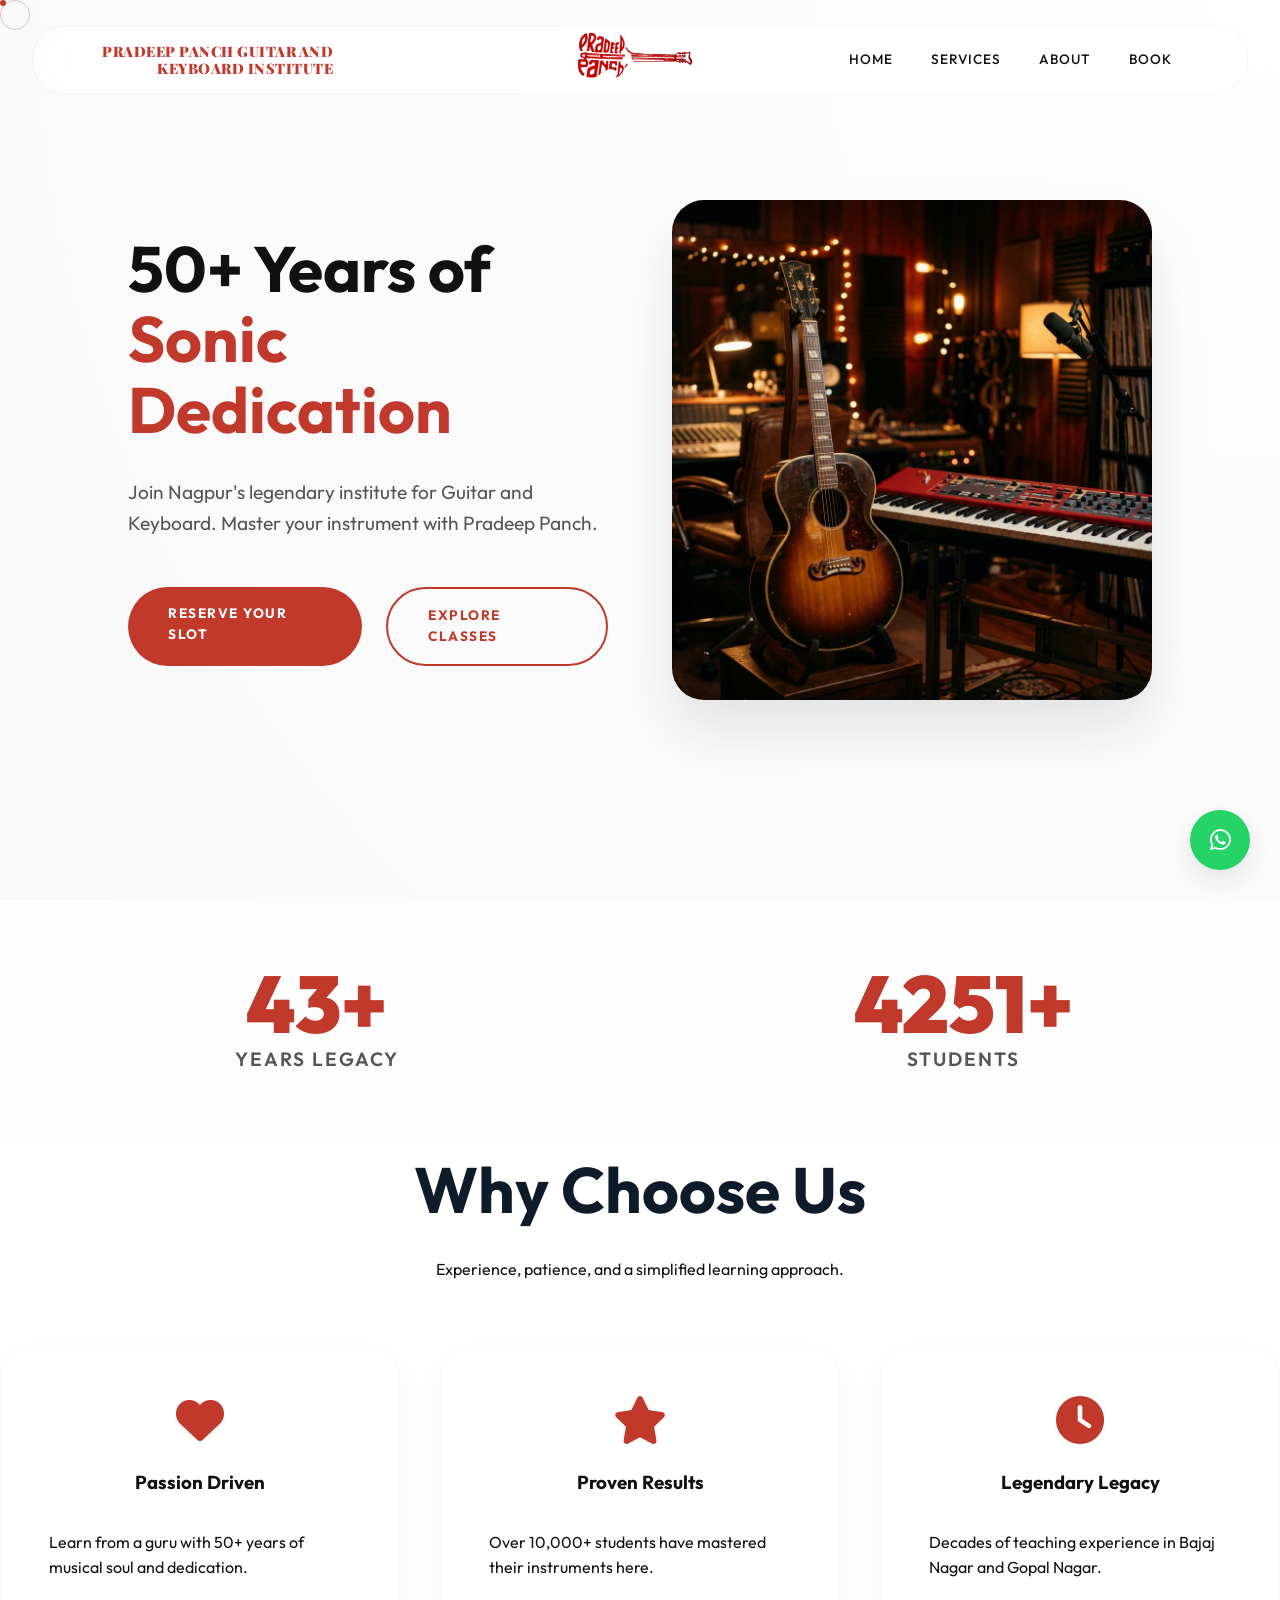
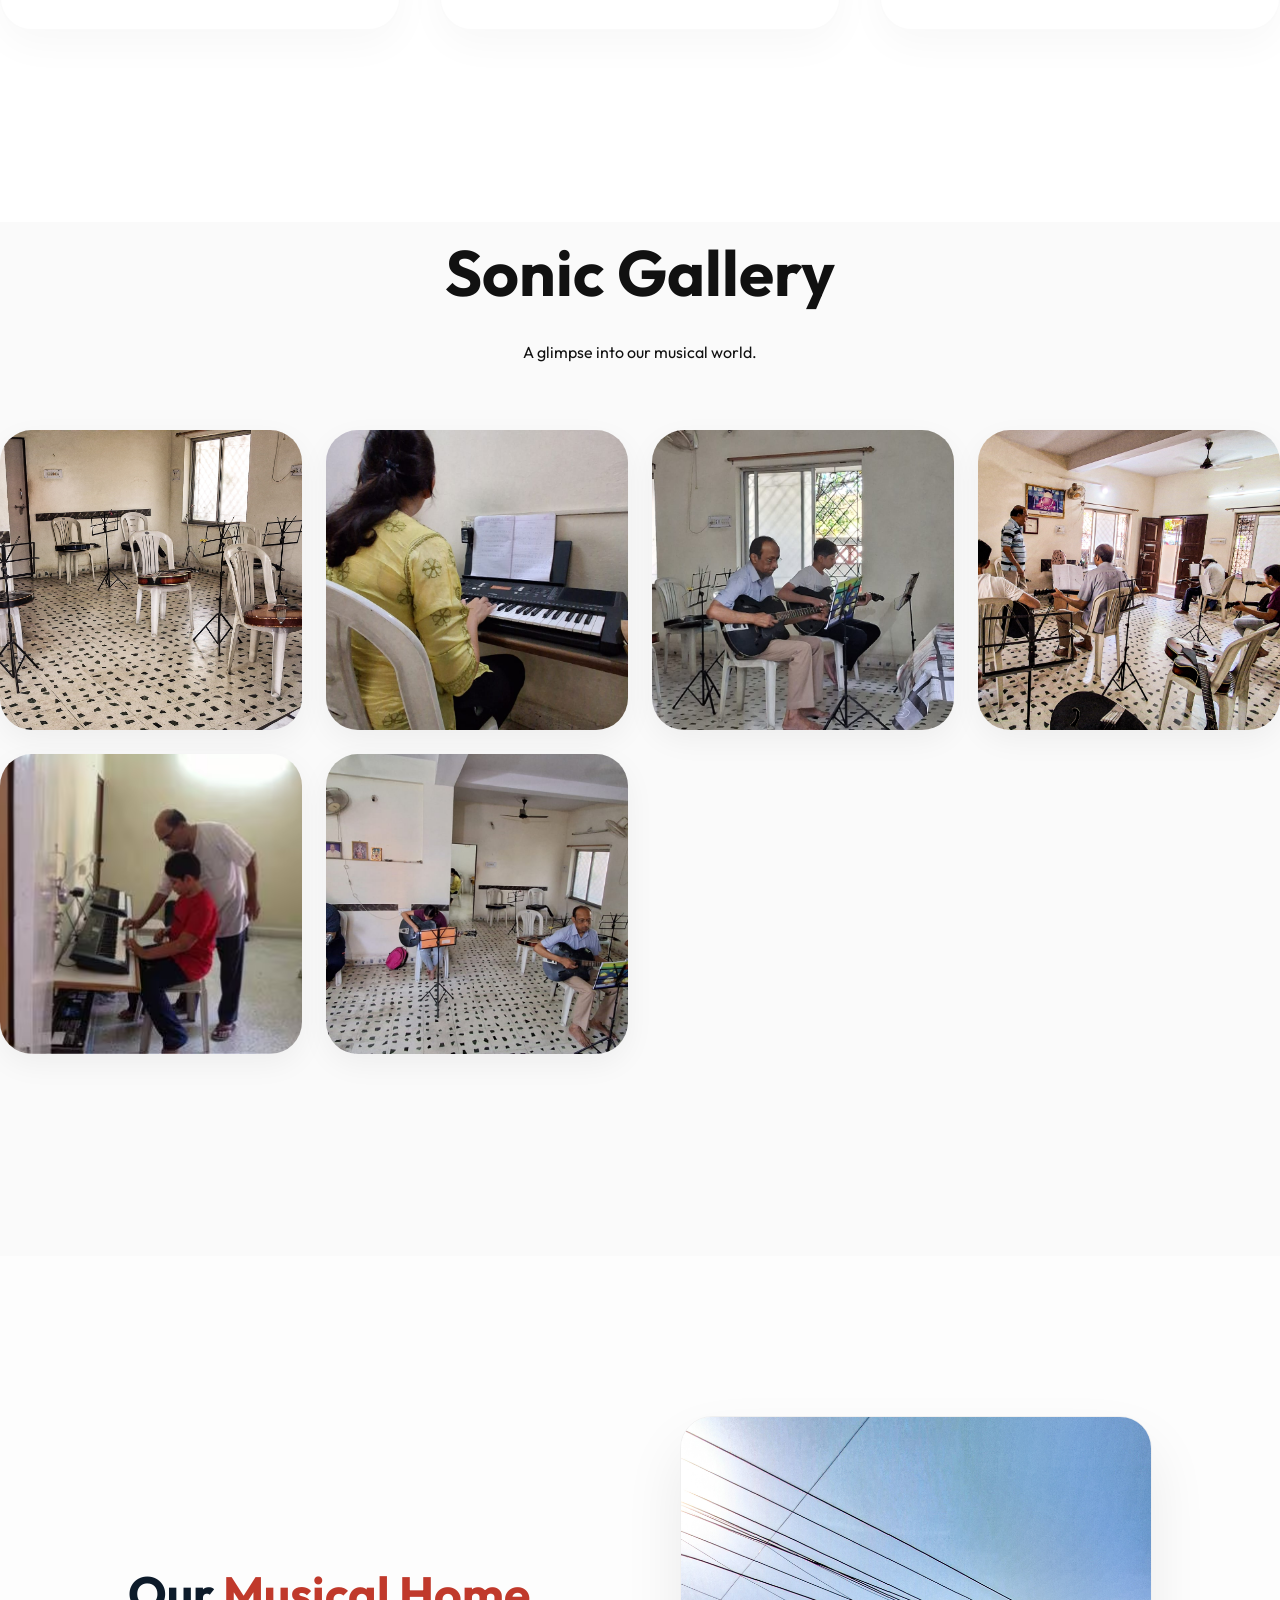
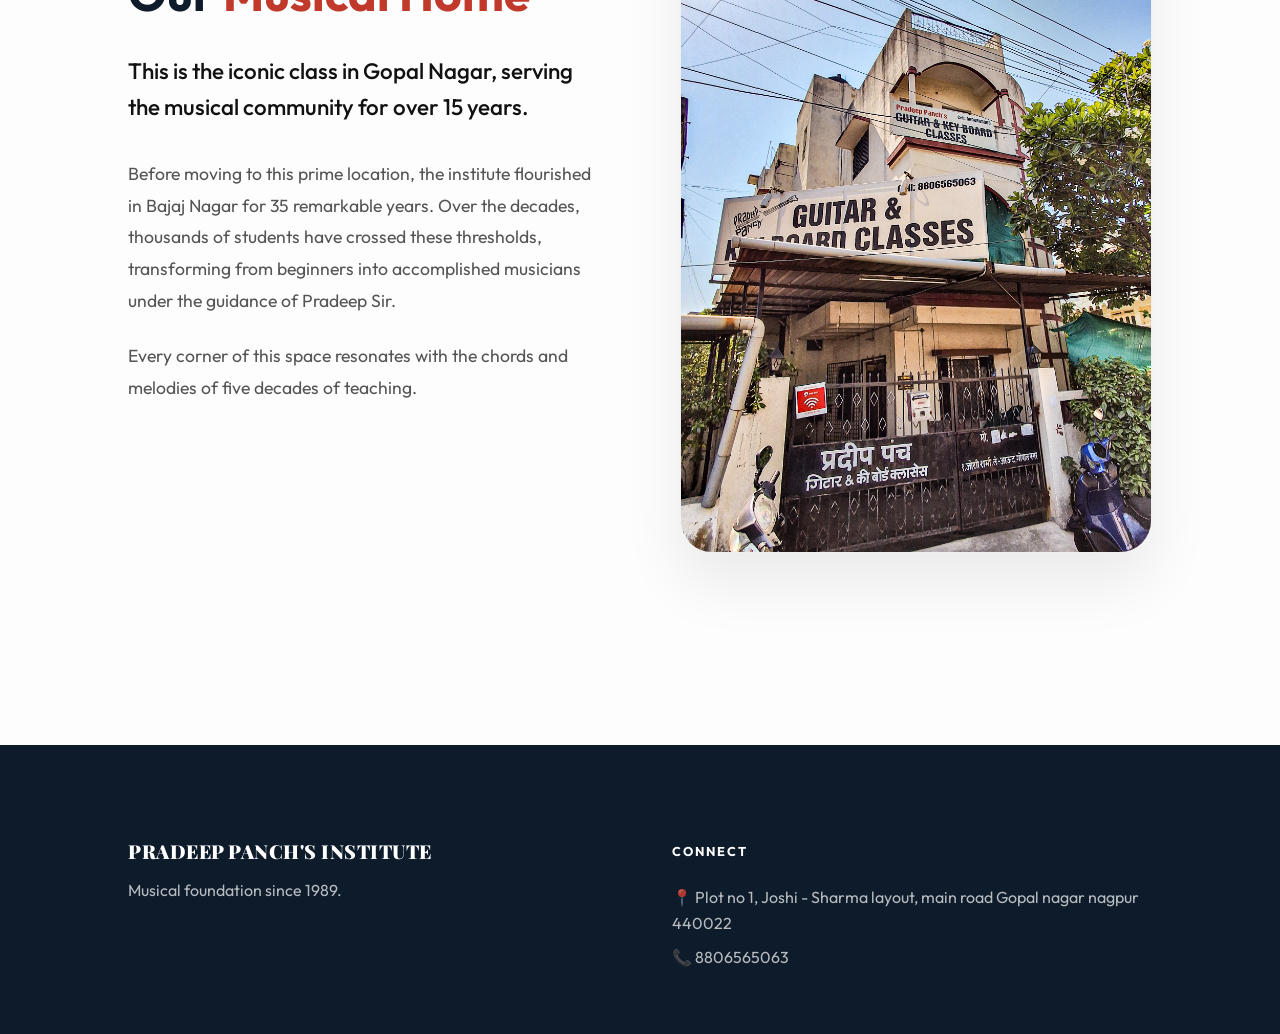
<file: index.html>
<!DOCTYPE html>
<html lang="en">

<head>
    <meta charset="UTF-8">
    <meta name="viewport" content="width=device-width, initial-scale=1.0">
    <title>Pradeep Panch's Guitar and keyboard coaching institute | Nagpur</title>
    <link rel="icon" type="image/png" href="images/logo.png">
    
    <!-- Primary SEO Metadata -->
    <meta name="description" content="Nagpur's legendary music classes for Guitar and Keyboard. Master your instrument with structured, professional training under Guru Pradeep Panch at Gopal Nagar, Nagpur.">
    <meta name="keywords" content="guitar classes nagpur, keyboard classes nagpur, pradeep panch, music academy nagpur, learn guitar nagpur, best music institute nagpur, keyboard teacher nagpur">
    <meta name="author" content="Pradeep Panch">
    <meta name="google-site-verification" content="eiFE_E2BP-8Jv1Ne_FrOvqYnUiUfwAQOy5kdampSYfY" />
    <link rel="canonical" href="https://pradeepmusicclass.me/">

    <!-- Open Graph / Facebook / WhatsApp Preview Cards -->
    <meta property="og:type" content="website">
    <meta property="og:url" content="https://pradeepmusicclass.me/">
    <meta property="og:title" content="Pradeep Panch's Guitar and Keyboard Coaching Institute | Nagpur">
    <meta property="og:description" content="Nurturing Nagpur's musical talent for over 50 years. Start your professional Guitar or Keyboard learning journey today!">
    <meta property="og:image" content="https://pradeepmusicclass.me/images/logo.png">

    <!-- Twitter Cards -->
    <meta property="twitter:card" content="summary_large_image">
    <meta property="twitter:url" content="https://pradeepmusicclass.me/">
    <meta property="twitter:title" content="Pradeep Panch's Guitar & Keyboard Coaching Institute | Nagpur">
    <meta property="twitter:description" content="Nurturing Nagpur's musical talent for over 50 years. Start your professional Guitar or Keyboard learning journey today!">
    <meta property="twitter:image" content="https://pradeepmusicclass.me/images/logo.png">
    
    <!-- Local Business Schema Markup for Google Maps/Local SEO -->
    <script type="application/ld+json">
    {
      "@context": "https://schema.org",
      "@type": "MusicSchool",
      "name": "Pradeep Panch's Guitar and Keyboard Coaching Institute",
      "image": "https://pradeepmusicclass.me/images/logo.png",
      "@id": "https://pradeepmusicclass.me/#academy",
      "url": "https://pradeepmusicclass.me",
      "telephone": "+918806565063",
      "priceRange": "₹₹",
      "address": {
        "@type": "PostalAddress",
        "streetAddress": "Plot no 1, Joshi - Sharma layout, main road Gopal nagar",
        "addressLocality": "Nagpur",
        "postalCode": "440022",
        "addressRegion": "Maharashtra",
        "addressCountry": "IN"
      },
      "geo": {
        "@type": "GeoCoordinates",
        "latitude": 21.1215,
        "longitude": 79.0664
      },
      "openingHoursSpecification": [
        {
          "@type": "OpeningHoursSpecification",
          "dayOfWeek": ["Monday", "Tuesday", "Wednesday", "Thursday", "Friday", "Saturday"],
          "opens": "09:00",
          "closes": "11:00"
        },
        {
          "@type": "OpeningHoursSpecification",
          "dayOfWeek": ["Monday", "Tuesday", "Wednesday", "Thursday", "Friday", "Saturday"],
          "opens": "17:00",
          "closes": "20:00"
        }
      ],
      "sameAs": [
        "https://wa.me/918806565063"
      ]
    }
    </script>

    <link rel="stylesheet" href="css/style.css">
    <link rel="stylesheet" href="https://cdnjs.cloudflare.com/ajax/libs/font-awesome/6.0.0/css/all.min.css">
</head>

<body>

    <!-- Navigation -->
    <nav>
        <div class="nav-text">PRADEEP PANCH GUITAR AND KEYBOARD INSTITUTE</div>
        <div class="nav-logo">
            <a href="index.html">
                <img src="images/logo.png" alt="Logo" class="logo-img">
            </a>
        </div>
        <div class="nav-links">
            <a href="index.html" class="active">Home</a>
            <a href="services.html">Services</a>
            <a href="about.html">About</a>
            <a href="contact.html">Book</a>
        </div>
        <div class="hamburger">
            <span></span>
            <span></span>
            <span></span>
        </div>
    </nav>

    <!-- Full Screen Menu Overlay -->
    <div class="menu-backdrop"></div>
    <div class="menu-overlay">
        <div class="menu-panel-header">
            <h3 style="font-size: 1.2rem; font-weight: 900; letter-spacing: 2px;">PRADEEP PANCH</h3>
            <p style="font-size: 0.7rem; opacity: 0.8; text-transform: uppercase;">Music Academy Nagpur</p>
        </div>
        <div class="nav-links-full">
            <a href="index.html"><i class="fas fa-home"></i> Home</a>
            <a href="services.html"><i class="fas fa-music"></i> Services</a>
            <a href="gallery.html"><i class="fas fa-images"></i> Gallery</a>
            <a href="about.html"><i class="fas fa-user-tie"></i> About</a>
            <a href="contact.html"><i class="fas fa-calendar-check"></i> Book Class</a>
        </div>
        <div class="menu-panel-footer">
            <p>Connect with us</p>
            <div class="social-icons-menu">
                <a href="#"><i class="fab fa-instagram"></i></a>
                <a href="#"><i class="fab fa-facebook"></i></a>
                <a href="https://wa.me/918806565063"><i class="fab fa-whatsapp"></i></a>
            </div>
        </div>
    </div>

    <!-- Hero Section -->
    <header class="hero"
        style="height: 100vh; display: flex; align-items: center; background: radial-gradient(circle at top right, #fff, #f8f8f8);">
        <div
            style="padding: 0 10%; width: 100%; display: grid; grid-template-columns: 1fr 1fr; gap: 4rem; align-items: center;">
            <div class="reveal">
                <h1 style="font-size: clamp(2.5rem, 5vw, 4.5rem); line-height: 1.1; margin-bottom: 2rem;">
                    50+ Years of <br><span style="color: var(--primary);">Sonic Dedication</span>
                </h1>
                <p style="font-size: 1.2rem; color: var(--text-muted); margin-bottom: 3rem; max-width: 500px;">
                    Join Nagpur's legendary institute for Guitar and Keyboard. Master your instrument with Pradeep
                    Panch.
                </p>
                <div style="display: flex; gap: 1.5rem;">
                    <a href="contact.html" class="btn btn-primary">Reserve Your Slot</a>
                    <a href="services.html" class="btn btn-outline">Explore Classes</a>
                </div>
            </div>
            <div class="reveal" style="position: relative;">
                <div
                    style="width: 100%; height: 500px; border-radius: 2rem; overflow: hidden; box-shadow: 0 30px 60px rgba(0,0,0,0.1);">
                    <img src="images/hero_bg.png" alt="Music" style="width: 100%; height: 100%; object-fit: cover;">
                </div>
            </div>
        </div>
        </div>
    </header>

    <!-- Stats Bar -->
    <section class="stats-bar" style="background: #fdfdfd; padding: 4rem 2%;">
        <div class="stats-grid">
            <div class="reveal">
                <h3 class="stat-number" data-target="50+"
                    style="font-size: 5rem; color: var(--primary); font-weight: 900; line-height: 1;">50+</h3>
                <p style="text-transform: uppercase; letter-spacing: 2px; color: var(--text-muted); font-weight: 600; font-size: 1.2rem;">
                    Years Legacy</p>
            </div>
            <div class="reveal">
                <h3 class="stat-number" data-target="5000+"
                    style="font-size: 5rem; color: var(--primary); font-weight: 900; line-height: 1;">5000+</h3>
                <p style="text-transform: uppercase; letter-spacing: 2px; color: var(--text-muted); font-weight: 600; font-size: 1.2rem;">
                    Students</p>
            </div>
        </div>
    </section>

    <!-- Why Us -->
    <section style="padding-bottom: 12rem;">
        <div class="section-title reveal" style="text-align: center;">
            <h2 style="color: var(--secondary);">Why Choose Us</h2>
            <p>Experience, patience, and a simplified learning approach.</p>
        </div>
        <div style="display: grid; grid-template-columns: repeat(auto-fit, minmax(300px, 1fr)); gap: 2.5rem;">
            <div class="card reveal">
                <div class="card-header-mobile">
                    <i class="fas fa-heart" style="color: var(--primary);"></i>
                    <h3>Passion Driven</h3>
                </div>
                <p>Learn from a guru with 50+ years of musical soul and dedication.</p>
            </div>
            <div class="card reveal">
                <div class="card-header-mobile">
                    <i class="fas fa-star" style="color: var(--primary);"></i>
                    <h3>Proven Results</h3>
                </div>
                <p>Over 10,000+ students have mastered their instruments here.</p>
            </div>
            <div class="card reveal">
                <div class="card-header-mobile">
                    <i class="fas fa-clock" style="color: var(--primary);"></i>
                    <h3>Legendary Legacy</h3>
                </div>
                <p>Decades of teaching experience in Bajaj Nagar and Gopal Nagar.</p>
            </div>
        </div>
    </section>

    <!-- Gallery Preview Section -->
    <section style="background: #fafafa; padding-bottom: 5rem;">
        <div class="section-title reveal" style="text-align: center;">
            <h2>Sonic Gallery</h2>
            <p>A glimpse into our musical world.</p>
        </div>
        <div class="home-gallery-grid" style="margin-bottom: 4rem;">
            <div class="reveal"
                style="height: 300px; border-radius: 2rem; overflow: hidden; box-shadow: 0 10px 30px rgba(0,0,0,0.05);">
                <img src="images/guitar1.jpeg" alt="Guitar Class" style="width: 100%; height: 100%; object-fit: cover;">
            </div>
            <div class="reveal"
                style="height: 300px; border-radius: 2rem; overflow: hidden; box-shadow: 0 10px 30px rgba(0,0,0,0.05);">
                <img src="images/keyboard2.jpeg" alt="Keyboard Class"
                    style="width: 100%; height: 100%; object-fit: cover;">
            </div>
            <div class="reveal"
                style="height: 300px; border-radius: 2rem; overflow: hidden; box-shadow: 0 10px 30px rgba(0,0,0,0.05);">
                <img src="images/student2.jpeg" alt="Student Practice"
                    style="width: 100%; height: 100%; object-fit: cover;">
            </div>
            <div class="reveal"
                style="height: 300px; border-radius: 2rem; overflow: hidden; box-shadow: 0 10px 30px rgba(0,0,0,0.05);">
                <img src="images/guitar2.jpeg" alt="Guitar Practice"
                    style="width: 100%; height: 100%; object-fit: cover;">
            </div>
            <div class="reveal"
                style="height: 300px; border-radius: 2rem; overflow: hidden; box-shadow: 0 10px 30px rgba(0,0,0,0.05);">
                <img src="images/keyboard1.jpeg" alt="Keyboard Practice"
                    style="width: 100%; height: 100%; object-fit: cover;">
            </div>
            <div class="reveal"
                style="height: 300px; border-radius: 2rem; overflow: hidden; box-shadow: 0 10px 30px rgba(0,0,0,0.05);">
                <img src="images/student1.jpeg" alt="Students" style="width: 100%; height: 100%; object-fit: cover;">
            </div>
        </div>
        <div style="text-align: center;" class="reveal">
            <a href="gallery.html" class="btn btn-outline">View More Photos</a>
        </div>
    </section>

    <section style="background: #fdfdfd; padding: 10rem 10% 12rem;">
        <div
            style="display: grid; grid-template-columns: repeat(auto-fit, minmax(300px, 1fr)); gap: 5rem; align-items: center;">
            <div class="reveal">
                <h2
                    style="font-size: clamp(2rem, 4vw, 3rem); margin-bottom: 2rem; color: var(--secondary); line-height: 1.2;">
                    Our <span style="color: var(--primary);">Musical Home</span>
                </h2>
                <p
                    style="font-size: 1.4rem; font-weight: 500; color: var(--text-dark); margin-bottom: 2rem; line-height: 1.6;">
                    This is the iconic class in Gopal Nagar, serving the musical community for over 15 years.
                </p>
                <p style="color: var(--text-muted); font-size: 1.1rem; margin-bottom: 1.5rem; line-height: 1.8;">
                    Before moving to this prime location, the institute flourished in Bajaj Nagar for 35 remarkable
                    years. Over the decades, thousands of students have crossed these thresholds, transforming from
                    beginners into accomplished musicians under the guidance of Pradeep Sir.
                </p>
                <p style="color: var(--text-muted); font-size: 1.1rem; line-height: 1.8;">
                    Every corner of this space resonates with the chords and melodies of five decades of teaching.
                </p>
            </div>
            <div class="reveal">
                <div
                    style="width: 100%; border-radius: 2rem; overflow: hidden; box-shadow: 0 30px 60px rgba(0,0,0,0.08); border: 1px solid rgba(0,0,0,0.05);">
                    <img src="images/Place.jpeg" alt="The Institute" style="width: 100%; display: block;">
                </div>
            </div>
        </div>
    </section>

    <!-- Footer -->
    <footer>
        <div style="display: grid; grid-template-columns: repeat(auto-fit, minmax(250px, 1fr)); gap: 4rem;">
            <div>
                <h3 class="logo" style="color: white; font-size: 1.2rem;">PRADEEP PANCH'S INSTITUTE</h3>
                <p style="opacity: 0.7; margin-top: 1rem;">Musical foundation since 1989.</p>
            </div>
            <div>
                <h4 style="margin-bottom: 1.5rem; text-transform: uppercase; font-size: 0.8rem; letter-spacing: 2px;">
                    Connect</h4>
                <p style="opacity: 0.7;">📍 Plot no 1, Joshi - Sharma layout, main road Gopal nagar nagpur 440022</p>
                <p style="opacity: 0.7; margin-top: 0.5rem;">📞 8806565063</p>
            </div>
        </div>
    </footer>

    <!-- WhatsApp Floating -->
    <a href="https://wa.me/918806565063" class="whatsapp-btn"
        style="position: fixed; bottom: 30px; right: 30px; width: 60px; height: 60px; background: #25D366; border-radius: 50%; display: flex; align-items: center; justify-content: center; font-size: 1.5rem; z-index: 9999; color: white; box-shadow: 0 10px 30px rgba(0,0,0,0.1);"
        target="_blank">
        <i class="fab fa-whatsapp"></i>
    </a>

    <script src="js/main.js"></script>
</body>

</html>
</file>
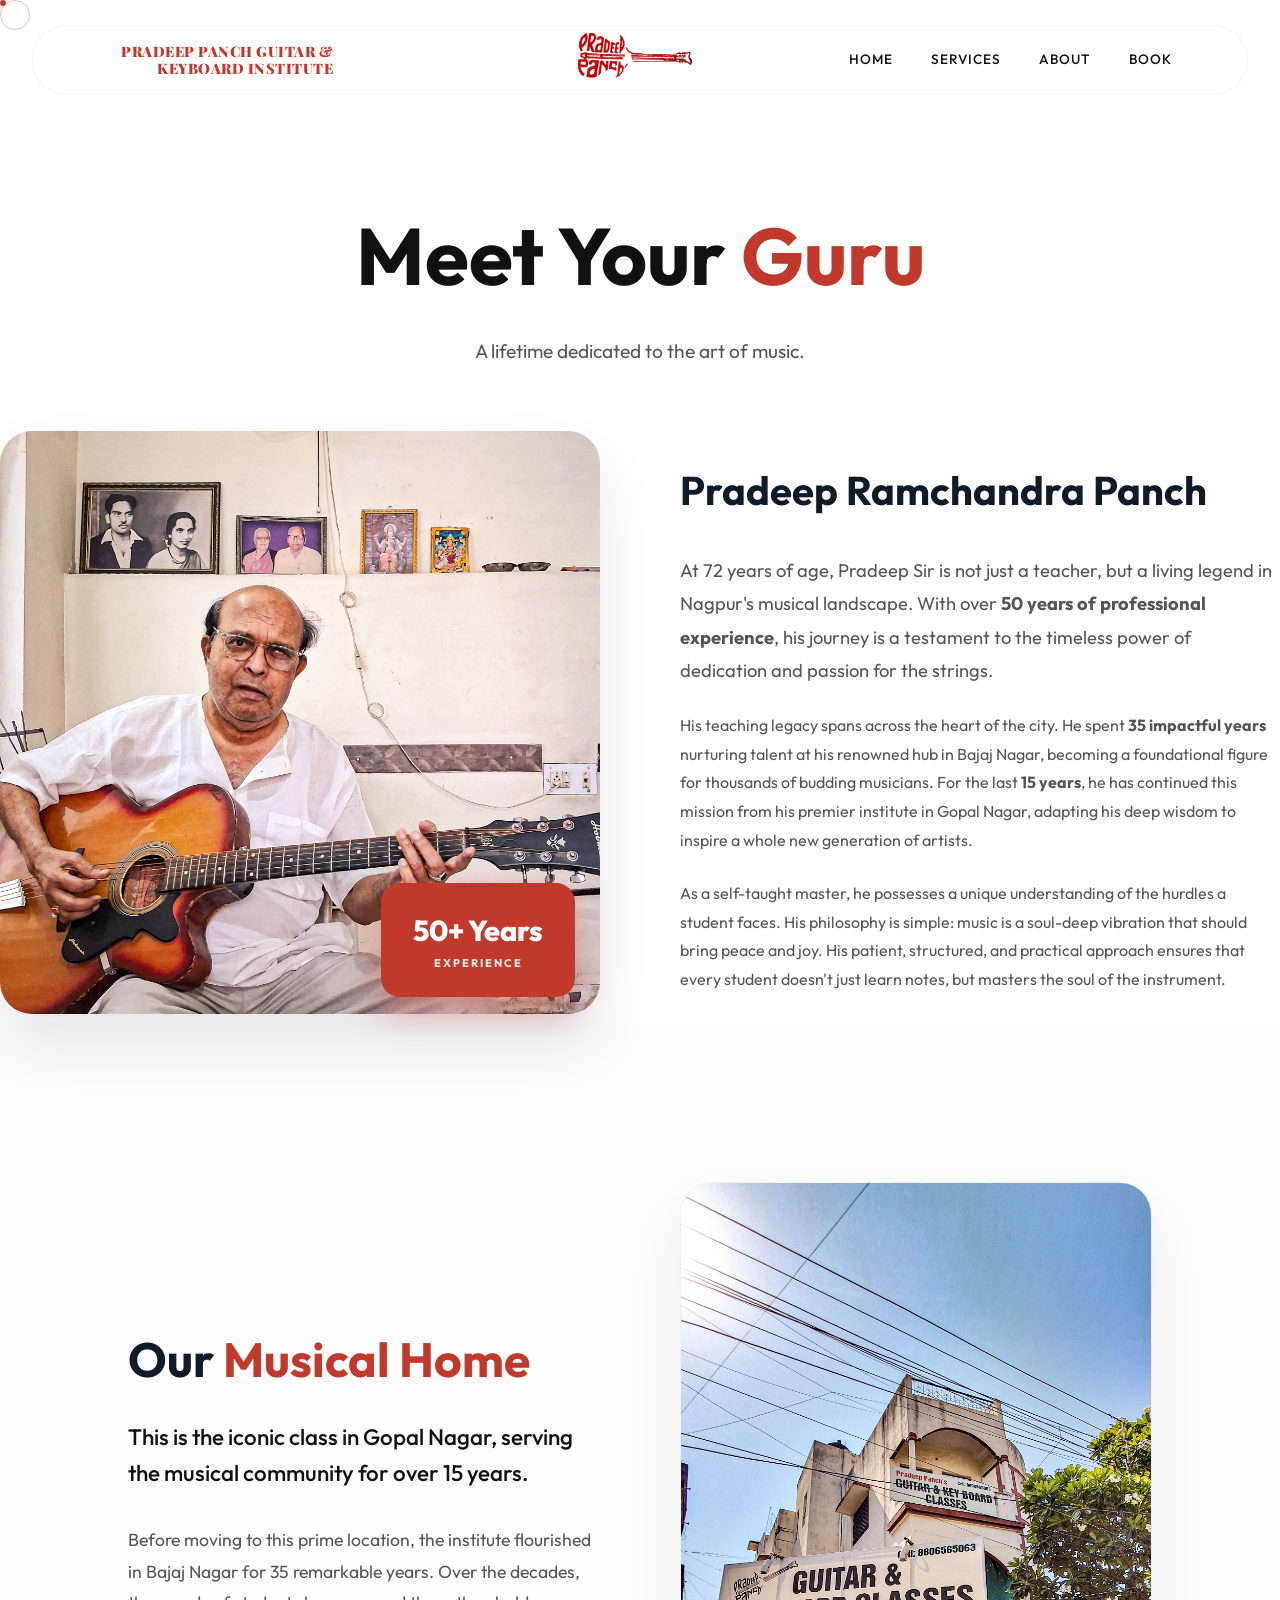
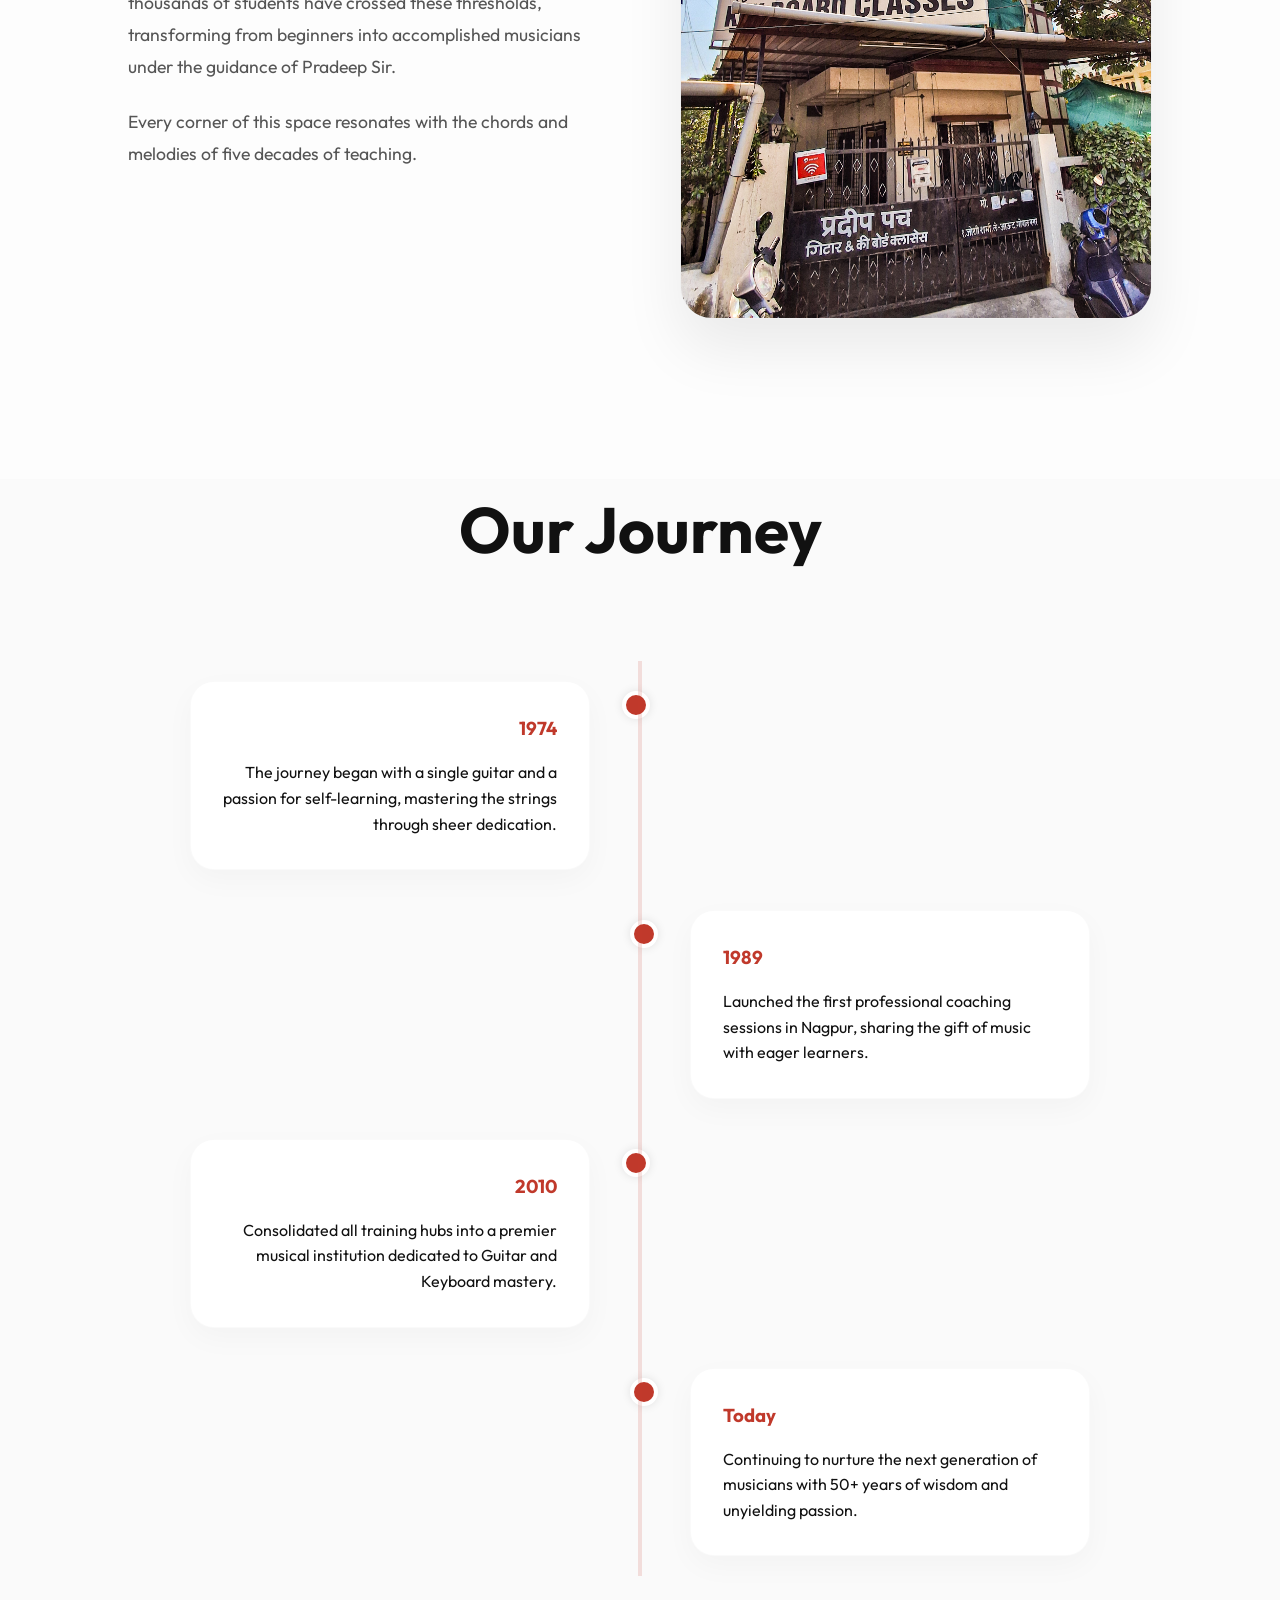
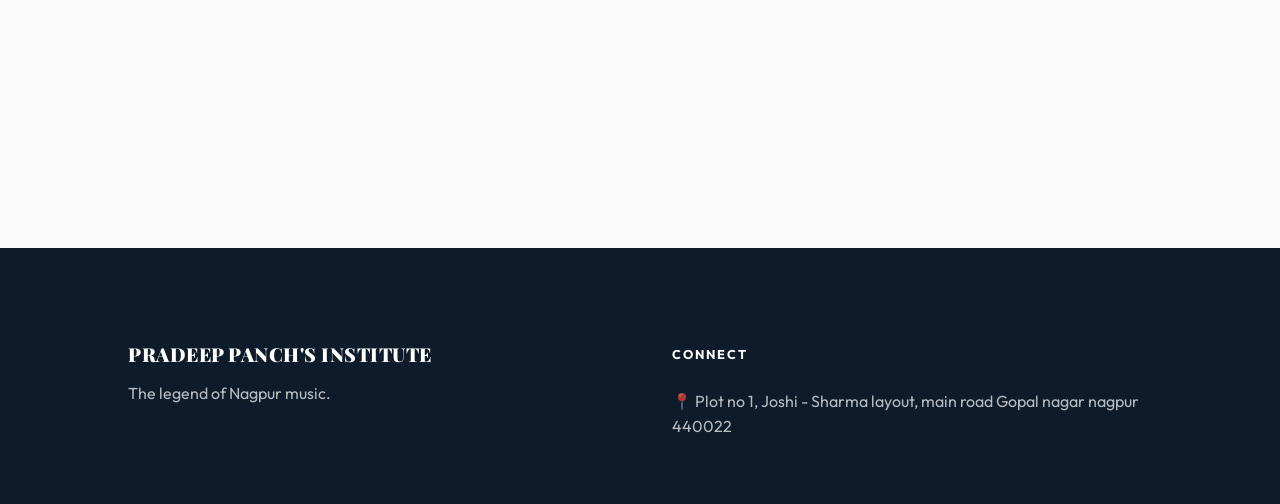
<file: about.html>
<!DOCTYPE html>
<html lang="en">
<head>
    <meta charset="UTF-8">
    <meta name="viewport" content="width=device-width, initial-scale=1.0">
    <title>Meet Your Guru | Pradeep Panch's Guitar and keyboard coaching institute</title>
    <link rel="icon" type="image/png" href="images/logo.png">
    
    <!-- Primary SEO Metadata -->
    <meta name="description" content="Learn about Guru Pradeep Ramchandra Panch, the self-taught music maestro with over 50 years of professional teaching legacy in Bajaj Nagar and Gopal Nagar, Nagpur.">
    <meta name="keywords" content="pradeep ramchandra panch, music guru nagpur, experienced guitar teacher nagpur, keyboard mentor nagpur, music legacy nagpur">
    <meta name="author" content="Pradeep Panch">
    <link rel="canonical" href="https://pradeepmusicclass.me/about.html">

    <!-- Open Graph / Facebook / WhatsApp Preview Cards -->
    <meta property="og:type" content="website">
    <meta property="og:url" content="https://pradeepmusicclass.me/about.html">
    <meta property="og:title" content="Meet Your Guru | Pradeep Panch's Guitar and Keyboard Coaching Institute">
    <meta property="og:description" content="At 72 years of age, Pradeep Sir is a living legend in Nagpur's musical landscape with 50+ years of teaching excellence.">
    <meta property="og:image" content="https://pradeepmusicclass.me/images/pradeep_sir.png">

    <!-- Twitter Cards -->
    <meta property="twitter:card" content="summary_large_image">
    <meta property="twitter:url" content="https://pradeepmusicclass.me/about.html">
    <meta property="twitter:title" content="Meet Your Guru | Pradeep Panch's Guitar & Keyboard Coaching Institute">
    <meta property="twitter:description" content="At 72 years of age, Pradeep Sir is a living legend in Nagpur's musical landscape with 50+ years of teaching excellence.">
    <meta property="twitter:image" content="https://pradeepmusicclass.me/images/pradeep_sir.png">
    <link rel="stylesheet" href="css/style.css">
    <link rel="stylesheet" href="https://cdnjs.cloudflare.com/ajax/libs/font-awesome/6.0.0/css/all.min.css">
</head>
<body>

    <nav>
        <div class="nav-text">PRADEEP PANCH GUITAR & KEYBOARD INSTITUTE</div>
        <div class="nav-logo">
            <a href="index.html">
                <img src="images/logo.png" alt="Logo" class="logo-img">
            </a>
        </div>
        <div class="nav-links">
            <a href="index.html">Home</a>
            <a href="services.html">Services</a>
            <a href="about.html" class="active">About</a>
            <a href="contact.html">Book</a>
        </div>
        <div class="hamburger">
            <span></span>
            <span></span>
            <span></span>
        </div>
    </nav>

    <div class="menu-backdrop"></div>
    <div class="menu-overlay">
        <div class="menu-panel-header">
            <h3 style="font-size: 1.2rem; font-weight: 900; letter-spacing: 2px;">PRADEEP PANCH</h3>
            <p style="font-size: 0.7rem; opacity: 0.8; text-transform: uppercase;">Music Academy Nagpur</p>
        </div>
        <div class="nav-links-full">
            <a href="index.html"><i class="fas fa-home"></i> Home</a>
            <a href="services.html"><i class="fas fa-music"></i> Services</a>
            <a href="gallery.html"><i class="fas fa-images"></i> Gallery</a>
            <a href="about.html"><i class="fas fa-user-tie"></i> About</a>
            <a href="contact.html"><i class="fas fa-calendar-check"></i> Book Class</a>
        </div>
        <div class="menu-panel-footer">
            <p>Connect with us</p>
            <div class="social-icons-menu">
                <a href="#"><i class="fab fa-instagram"></i></a>
                <a href="#"><i class="fab fa-facebook"></i></a>
                <a href="https://wa.me/918806565063"><i class="fab fa-whatsapp"></i></a>
            </div>
        </div>
    </div>

    <header style="padding: 12rem 10% 4rem; text-align: center; background: #fff;">
        <h1 class="reveal" style="font-size: clamp(3rem, 8vw, 5rem);">Meet Your <span style="color: var(--primary);">Guru</span></h1>
        <p class="reveal" style="color: var(--text-muted); font-size: 1.2rem; margin-top: 1rem;">A lifetime dedicated to the art of music.</p>
    </header>

    <section>
        <div style="display: grid; grid-template-columns: repeat(auto-fit, minmax(300px, 1fr)); gap: 5rem; align-items: center;">
            <div class="reveal">
                <div style="position: relative;">
                    <img src="images/pradeep_sir.png" alt="Pradeep Ramchandra Panch" style="width: 100%; border-radius: 2rem; box-shadow: 0 30px 60px rgba(0,0,0,0.1);">
                    <div class="exp-badge">
                        <h3>50+ Years</h3>
                        <p>Experience</p>
                    </div>
                </div>
            </div>
            <div class="reveal">
                <h2 style="font-size: 2.5rem; margin-bottom: 2rem; color: var(--secondary);">Pradeep Ramchandra Panch</h2>
                <p style="color: var(--text-muted); margin-bottom: 1.5rem; font-size: 1.15rem; line-height: 1.8;">
                    At 72 years of age, Pradeep Sir is not just a teacher, but a living legend in Nagpur's musical landscape. With over <strong>50 years of professional experience</strong>, his journey is a testament to the timeless power of dedication and passion for the strings.
                </p>
                <p style="color: var(--text-muted); margin-bottom: 1.5rem; line-height: 1.8;">
                    His teaching legacy spans across the heart of the city. He spent <strong>35 impactful years</strong> nurturing talent at his renowned hub in Bajaj Nagar, becoming a foundational figure for thousands of budding musicians. For the last <strong>15 years</strong>, he has continued this mission from his premier institute in Gopal Nagar, adapting his deep wisdom to inspire a whole new generation of artists.
                </p>
                <p style="color: var(--text-muted); line-height: 1.8;">
                    As a self-taught master, he possesses a unique understanding of the hurdles a student faces. His philosophy is simple: music is a soul-deep vibration that should bring peace and joy. His patient, structured, and practical approach ensures that every student doesn't just learn notes, but masters the soul of the instrument.
                </p>
            </div>
        </div>
    </section>

    <!-- The Place Section -->
    <section style="background: #fdfdfd; padding: 10rem 10%;">
        <div style="display: grid; grid-template-columns: repeat(auto-fit, minmax(300px, 1fr)); gap: 5rem; align-items: center;">
            <div class="reveal">
                <h2 style="font-size: clamp(2rem, 4vw, 3rem); margin-bottom: 2rem; color: var(--secondary); line-height: 1.2;">
                    Our <span style="color: var(--primary);">Musical Home</span>
                </h2>
                <p style="font-size: 1.4rem; font-weight: 500; color: var(--text-dark); margin-bottom: 2rem; line-height: 1.6;">
                    This is the iconic class in Gopal Nagar, serving the musical community for over 15 years.
                </p>
                <p style="color: var(--text-muted); font-size: 1.1rem; margin-bottom: 1.5rem; line-height: 1.8;">
                    Before moving to this prime location, the institute flourished in Bajaj Nagar for 35 remarkable years. Over the decades, thousands of students have crossed these thresholds, transforming from beginners into accomplished musicians under the guidance of Pradeep Sir.
                </p>
                <p style="color: var(--text-muted); font-size: 1.1rem; line-height: 1.8;">
                    Every corner of this space resonates with the chords and melodies of five decades of teaching.
                </p>
            </div>
            <div class="reveal">
                <div style="width: 100%; border-radius: 2rem; overflow: hidden; box-shadow: 0 30px 60px rgba(0,0,0,0.08); border: 1px solid rgba(0,0,0,0.05);">
                    <img src="images/Place.jpeg" alt="The Institute" style="width: 100%; display: block;">
                </div>
            </div>
        </div>
    </section>

    <!-- Tree-Like Timeline Section -->
    <section style="background: #fafafa; overflow: hidden; padding-bottom: 12rem;">
        <div class="section-title reveal" style="text-align: center;">
            <h2>Our Journey</h2>
        </div>
        
        <div class="timeline">
            <div class="timeline-item timeline-left reveal">
                <div class="timeline-content">
                    <h3 style="color: var(--primary); margin-bottom: 1rem;">1974</h3>
                    <p>The journey began with a single guitar and a passion for self-learning, mastering the strings through sheer dedication.</p>
                </div>
            </div>
            <div class="timeline-item timeline-right reveal">
                <div class="timeline-content">
                    <h3 style="color: var(--primary); margin-bottom: 1rem;">1989</h3>
                    <p>Launched the first professional coaching sessions in Nagpur, sharing the gift of music with eager learners.</p>
                </div>
            </div>
            <div class="timeline-item timeline-left reveal">
                <div class="timeline-content">
                    <h3 style="color: var(--primary); margin-bottom: 1rem;">2010</h3>
                    <p>Consolidated all training hubs into a premier musical institution dedicated to Guitar and Keyboard mastery.</p>
                </div>
            </div>
            <div class="timeline-item timeline-right reveal">
                <div class="timeline-content">
                    <h3 style="color: var(--primary); margin-bottom: 1rem;">Today</h3>
                    <p>Continuing to nurture the next generation of musicians with 50+ years of wisdom and unyielding passion.</p>
                </div>
            </div>
        </div>
    </section>

    <footer>
        <div style="display: grid; grid-template-columns: repeat(auto-fit, minmax(250px, 1fr)); gap: 4rem;">
            <div>
                <h3 class="logo" style="color: white; font-size: 1.2rem;">PRADEEP PANCH'S INSTITUTE</h3>
                <p style="opacity: 0.7; margin-top: 1rem;">The legend of Nagpur music.</p>
            </div>
            <div>
                <h4 style="margin-bottom: 1.5rem; text-transform: uppercase; font-size: 0.8rem; letter-spacing: 2px;">Connect</h4>
                <p style="opacity: 0.7;">📍 Plot no 1, Joshi - Sharma layout, main road Gopal nagar nagpur 440022</p>
            </div>
        </div>
    </footer>

    <script src="js/main.js"></script>
</body>
</html>
</file>
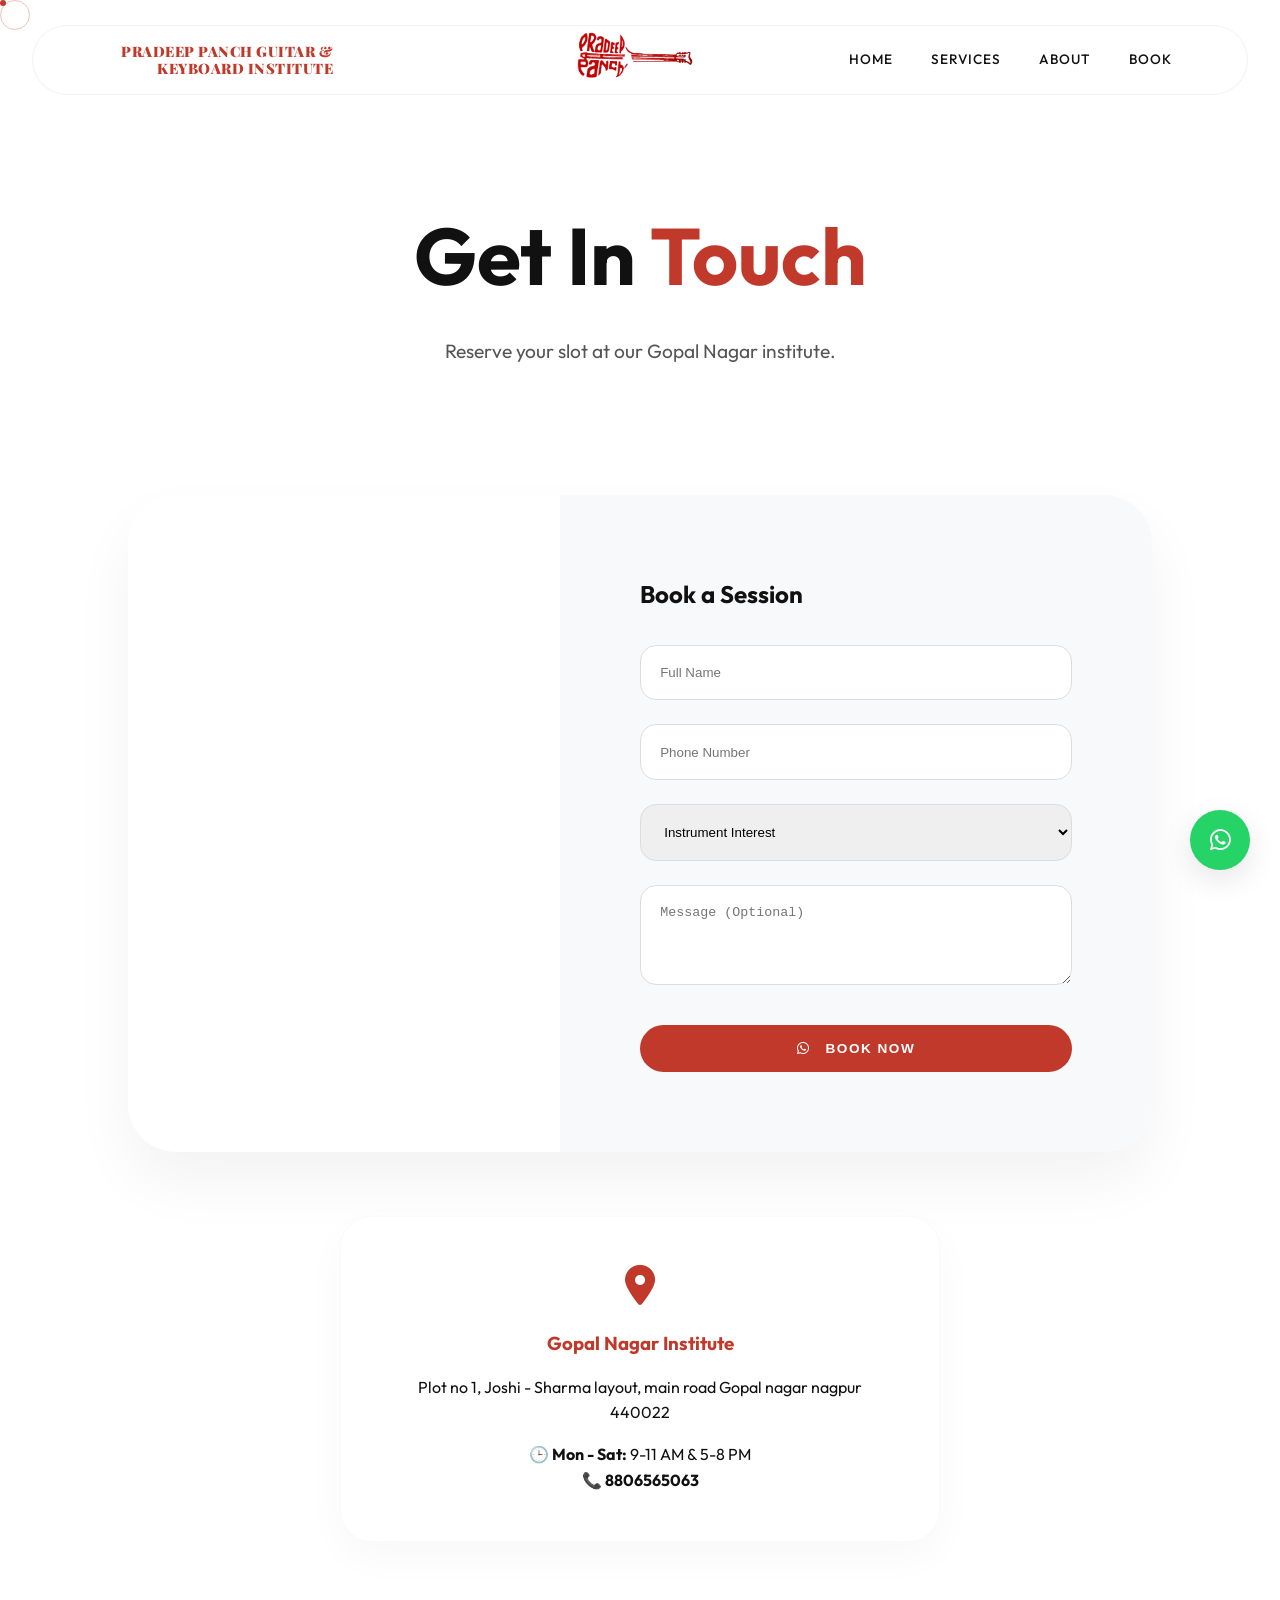
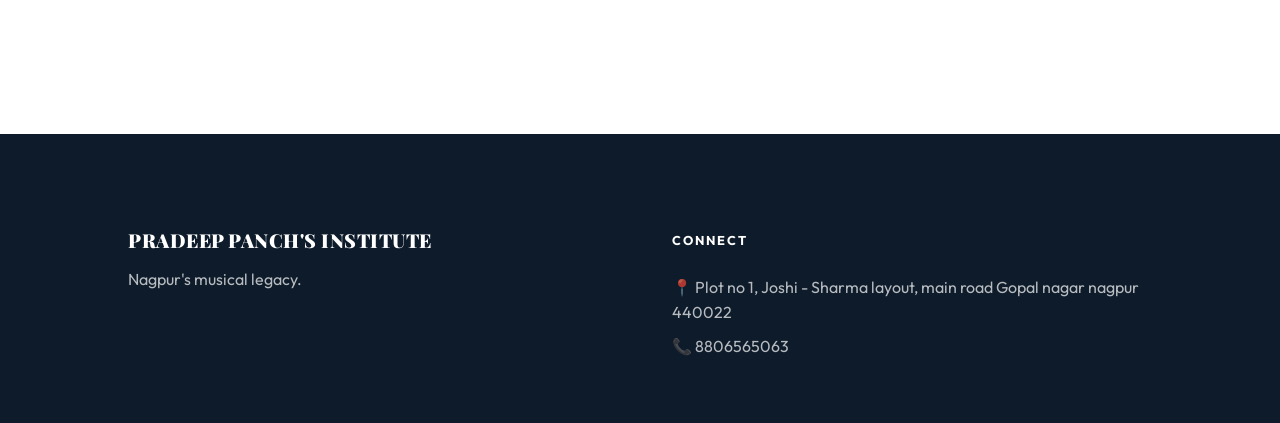
<file: contact.html>
<!DOCTYPE html>
<html lang="en">
<head>
    <meta charset="UTF-8">
    <meta name="viewport" content="width=device-width, initial-scale=1.0">
    <title>Contact & Booking | Pradeep Panch's Guitar and keyboard coaching institute</title>
    <link rel="icon" type="image/png" href="images/logo.png">
    
    <!-- Primary SEO Metadata -->
    <meta name="description" content="Get in touch with Pradeep Panch's Music Academy in Gopal Nagar, Nagpur. Call us at 8806565063 or book your slot online for Guitar or Keyboard coaching.">
    <meta name="keywords" content="book guitar class nagpur, register keyboard lessons nagpur, music academy contact number nagpur, gopal nagar coaching institute address">
    <meta name="author" content="Pradeep Panch">
    <link rel="canonical" href="https://pradeepmusicclass.me/contact.html">

    <!-- Open Graph / Facebook / WhatsApp Preview Cards -->
    <meta property="og:type" content="website">
    <meta property="og:url" content="https://pradeepmusicclass.me/contact.html">
    <meta property="og:title" content="Book a Session | Pradeep Panch's Music Academy Nagpur">
    <meta property="og:description" content="Ready to start learning? Contact us to reserve your slot at our Gopal Nagar institute today.">
    <meta property="og:image" content="https://pradeepmusicclass.me/images/logo.png">

    <!-- Twitter Cards -->
    <meta property="twitter:card" content="summary_large_image">
    <meta property="twitter:url" content="https://pradeepmusicclass.me/contact.html">
    <meta property="twitter:title" content="Book a Session | Pradeep Panch's Music Academy Nagpur">
    <meta property="twitter:description" content="Ready to start learning? Contact us to reserve your slot at our Gopal Nagar institute today.">
    <meta property="twitter:image" content="https://pradeepmusicclass.me/images/logo.png">
    <link rel="stylesheet" href="css/style.css">
    <link rel="stylesheet" href="https://cdnjs.cloudflare.com/ajax/libs/font-awesome/6.0.0/css/all.min.css">
</head>
<body>

    <nav>
        <div class="nav-text">PRADEEP PANCH GUITAR & KEYBOARD INSTITUTE</div>
        <div class="nav-logo">
            <a href="index.html">
                <img src="images/logo.png" alt="Logo" class="logo-img">
            </a>
        </div>
        <div class="nav-links">
            <a href="index.html">Home</a>
            <a href="services.html">Services</a>
            <a href="about.html">About</a>
            <a href="contact.html" class="active">Book</a>
        </div>
        <div class="hamburger">
            <span></span>
            <span></span>
            <span></span>
        </div>
    </nav>

    <div class="menu-backdrop"></div>
    <div class="menu-overlay">
        <div class="menu-panel-header">
            <h3 style="font-size: 1.2rem; font-weight: 900; letter-spacing: 2px;">PRADEEP PANCH</h3>
            <p style="font-size: 0.7rem; opacity: 0.8; text-transform: uppercase;">Music Academy Nagpur</p>
        </div>
        <div class="nav-links-full">
            <a href="index.html"><i class="fas fa-home"></i> Home</a>
            <a href="services.html"><i class="fas fa-music"></i> Services</a>
            <a href="gallery.html"><i class="fas fa-images"></i> Gallery</a>
            <a href="about.html"><i class="fas fa-user-tie"></i> About</a>
            <a href="contact.html"><i class="fas fa-calendar-check"></i> Book Class</a>
        </div>
        <div class="menu-panel-footer">
            <p>Connect with us</p>
            <div class="social-icons-menu">
                <a href="#"><i class="fab fa-instagram"></i></a>
                <a href="#"><i class="fab fa-facebook"></i></a>
                <a href="https://wa.me/918806565063"><i class="fab fa-whatsapp"></i></a>
            </div>
        </div>
    </div>

    <header style="padding: 12rem 10% 4rem; text-align: center; background: #fff;">
        <h1 class="reveal" style="font-size: clamp(3rem, 8vw, 5rem);">Get In <span style="color: var(--primary);">Touch</span></h1>
        <p class="reveal" style="color: var(--text-muted); font-size: 1.2rem; margin-top: 1rem;">Reserve your slot at our Gopal Nagar institute.</p>
    </header>

    <section style="padding: 0 10% 12rem;">
        <div class="split-container reveal">
            <div class="split-map">
                <iframe 
                    src="https://maps.google.com/maps?q=Plot+no+1,+Joshi+-+Sharma+layout,+main+road+Gopal+nagar+nagpur+440022&t=&z=15&ie=UTF8&iwloc=&output=embed" 
                    width="100%" height="100%" style="border:0;" allowfullscreen="" loading="lazy"></iframe>
            </div>
            <div class="split-form">
                <h2 style="margin-bottom: 2rem;">Book a Session</h2>
                <form id="bookingForm">
                    <div style="margin-bottom: 1.5rem;">
                        <input type="text" id="name" placeholder="Full Name" style="width: 100%; padding: 1.2rem; border: 1px solid #ddd; border-radius: 1rem;" required>
                    </div>
                    <div style="margin-bottom: 1.5rem;">
                        <input type="tel" id="phone" placeholder="Phone Number" style="width: 100%; padding: 1.2rem; border: 1px solid #ddd; border-radius: 1rem;" required>
                    </div>
                    <div style="margin-bottom: 1.5rem;">
                        <select id="instrument" style="width: 100%; padding: 1.2rem; border: 1px solid #ddd; border-radius: 1rem;" required>
                            <option value="" disabled selected>Instrument Interest</option>
                            <option value="Guitar">Guitar</option>
                            <option value="Keyboard">Keyboard</option>
                        </select>
                    </div>
                    <div style="margin-bottom: 2rem;">
                        <textarea id="message" placeholder="Message (Optional)" style="width: 100%; padding: 1.2rem; border: 1px solid #ddd; border-radius: 1rem; height: 100px;"></textarea>
                    </div>
                    <button type="submit" class="btn btn-primary" style="width: 100%;">
                        <i class="fab fa-whatsapp" style="margin-right: 10px;"></i> Book Now
                    </button>
                </form>
            </div>
        </div>

        <div style="max-width: 600px; margin: 4rem auto 0; text-align: center;" class="reveal">
            <div class="card">
                <i class="fas fa-map-marker-alt" style="font-size: 2.5rem; color: var(--primary); margin-bottom: 1.5rem;"></i>
                <h3 style="color: var(--primary); margin-bottom: 1rem;">Gopal Nagar Institute</h3>
                <p>Plot no 1, Joshi - Sharma layout, main road Gopal nagar nagpur 440022</p>
                <p style="margin-top: 1rem;"><strong>🕒 Mon - Sat:</strong> 9-11 AM & 5-8 PM</p>
                <p><strong>📞 8806565063</strong></p>
            </div>
        </div>
    </section>

    <footer>
        <div style="display: grid; grid-template-columns: repeat(auto-fit, minmax(250px, 1fr)); gap: 4rem;">
            <div>
                <h3 class="logo" style="color: white; font-size: 1.2rem;">PRADEEP PANCH'S INSTITUTE</h3>
                <p style="opacity: 0.7; margin-top: 1rem;">Nagpur's musical legacy.</p>
            </div>
            <div>
                <h4 style="margin-bottom: 1.5rem; text-transform: uppercase; font-size: 0.8rem; letter-spacing: 2px;">Connect</h4>
                <p style="opacity: 0.7;">📍 Plot no 1, Joshi - Sharma layout, main road Gopal nagar nagpur 440022</p>
                <p style="opacity: 0.7; margin-top: 0.5rem;">📞 8806565063</p>
            </div>
        </div>
    </footer>

    <a href="https://wa.me/918806565063" class="whatsapp-btn" style="position: fixed; bottom: 30px; right: 30px; width: 60px; height: 60px; background: #25D366; border-radius: 50%; display: flex; align-items: center; justify-content: center; font-size: 1.5rem; z-index: 9999; color: white; box-shadow: 0 10px 30px rgba(0,0,0,0.1);" target="_blank">
        <i class="fab fa-whatsapp"></i>
    </a>

    <script src="js/main.js"></script>
</body>
</html>
</file>
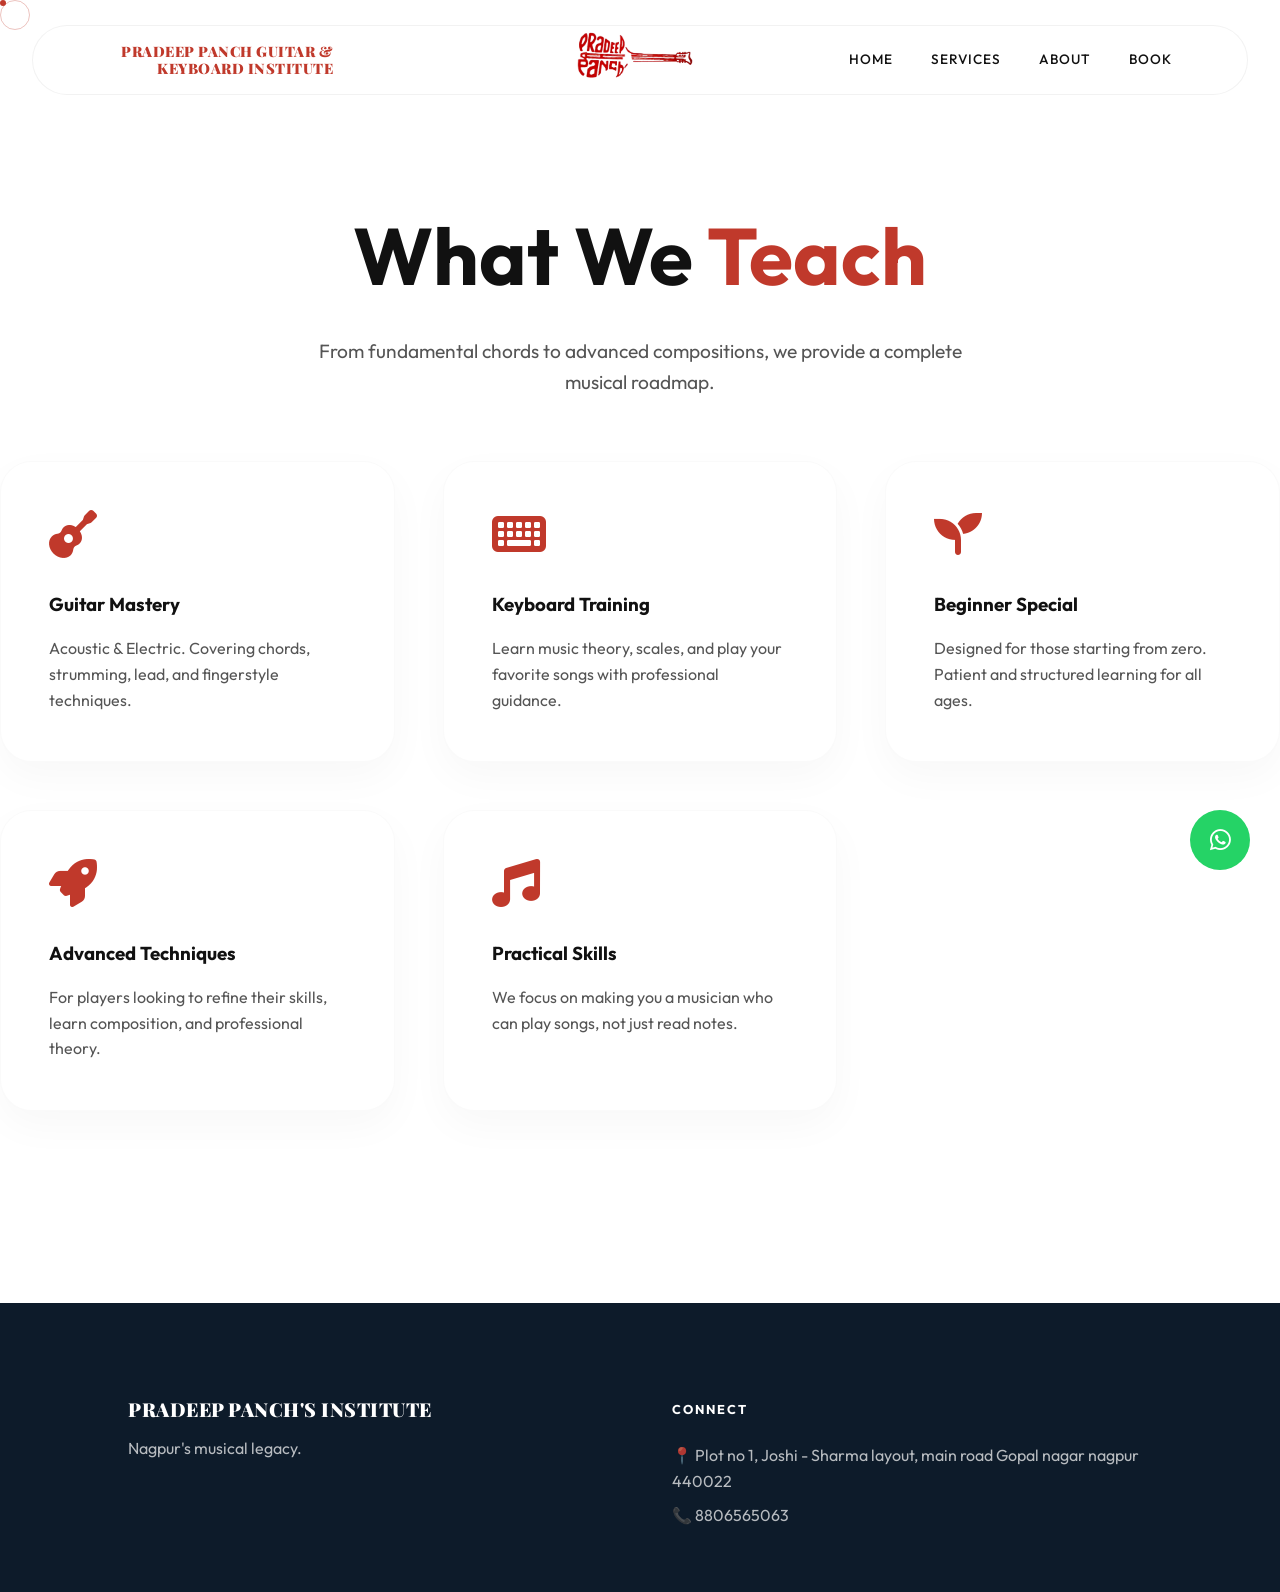
<file: services.html>
<!DOCTYPE html>
<html lang="en">
<head>
    <meta charset="UTF-8">
    <meta name="viewport" content="width=device-width, initial-scale=1.0">
    <title>Services | What We Teach - Pradeep Panch's Guitar and keyboard coaching institute</title>
    <link rel="icon" type="image/png" href="images/logo.png">
    
    <!-- Primary SEO Metadata -->
    <meta name="description" content="Explore our professional Guitar and Keyboard coaching courses. Detailed training in Acoustic & Electric guitar, music theory, chords, scales, and song structures.">
    <meta name="keywords" content="guitar courses nagpur, keyboard syllabus nagpur, acoustic guitar course, electric guitar tutorial, play keyboard music theory nagpur">
    <meta name="author" content="Pradeep Panch">
    <link rel="canonical" href="https://pradeepmusicclass.me/services.html">

    <!-- Open Graph / Facebook / WhatsApp Preview Cards -->
    <meta property="og:type" content="website">
    <meta property="og:url" content="https://pradeepmusicclass.me/services.html">
    <meta property="og:title" content="Services & Courses | Pradeep Panch's Guitar and Keyboard Institute">
    <meta property="og:description" content="Structured roadmap from absolute beginner chords to advanced lead structures. Choose your musical path today.">
    <meta property="og:image" content="https://pradeepmusicclass.me/images/logo.png">

    <!-- Twitter Cards -->
    <meta property="twitter:card" content="summary_large_image">
    <meta property="twitter:url" content="https://pradeepmusicclass.me/services.html">
    <meta property="twitter:title" content="Services & Courses | Pradeep Panch's Guitar & Keyboard Institute">
    <meta property="twitter:description" content="Structured roadmap from absolute beginner chords to advanced lead structures. Choose your musical path today.">
    <meta property="twitter:image" content="https://pradeepmusicclass.me/images/logo.png">
    <link rel="stylesheet" href="css/style.css">
    <link rel="stylesheet" href="https://cdnjs.cloudflare.com/ajax/libs/font-awesome/6.0.0/css/all.min.css">
</head>
<body>

    <nav>
        <div class="nav-text">PRADEEP PANCH GUITAR & KEYBOARD INSTITUTE</div>
        <div class="nav-logo">
            <a href="index.html">
                <img src="images/logo.png" alt="Logo" class="logo-img">
            </a>
        </div>
        <div class="nav-links">
            <a href="index.html">Home</a>
            <a href="services.html" class="active">Services</a>
            <a href="about.html">About</a>
            <a href="contact.html">Book</a>
        </div>
        <div class="hamburger">
            <span></span>
            <span></span>
            <span></span>
        </div>
    </nav>

    <div class="menu-backdrop"></div>
    <div class="menu-overlay">
        <div class="menu-panel-header">
            <h3 style="font-size: 1.2rem; font-weight: 900; letter-spacing: 2px;">PRADEEP PANCH</h3>
            <p style="font-size: 0.7rem; opacity: 0.8; text-transform: uppercase;">Music Academy Nagpur</p>
        </div>
        <div class="nav-links-full">
            <a href="index.html"><i class="fas fa-home"></i> Home</a>
            <a href="services.html"><i class="fas fa-music"></i> Services</a>
            <a href="gallery.html"><i class="fas fa-images"></i> Gallery</a>
            <a href="about.html"><i class="fas fa-user-tie"></i> About</a>
            <a href="contact.html"><i class="fas fa-calendar-check"></i> Book Class</a>
        </div>
        <div class="menu-panel-footer">
            <p>Connect with us</p>
            <div class="social-icons-menu">
                <a href="#"><i class="fab fa-instagram"></i></a>
                <a href="#"><i class="fab fa-facebook"></i></a>
                <a href="https://wa.me/918806565063"><i class="fab fa-whatsapp"></i></a>
            </div>
        </div>
    </div>

    <header style="padding: 12rem 10% 4rem; text-align: center; background: #fff;">
        <h1 class="reveal" style="font-size: clamp(3rem, 8vw, 5rem);">What We <span style="color: var(--primary);">Teach</span></h1>
        <p class="reveal" style="color: var(--text-muted); font-size: 1.2rem; margin-top: 1rem; max-width: 700px; margin-left: auto; margin-right: auto;">
            From fundamental chords to advanced compositions, we provide a complete musical roadmap.
        </p>
    </header>

    <section style="padding-bottom: 12rem;">
        <div style="display: grid; grid-template-columns: repeat(auto-fit, minmax(350px, 1fr)); gap: 3rem;">
            <div class="card reveal">
                <i class="fas fa-guitar" style="font-size: 3rem; color: var(--primary); margin-bottom: 2rem;"></i>
                <h3 style="margin-bottom: 1rem;">Guitar Mastery</h3>
                <p style="color: var(--text-muted);">Acoustic & Electric. Covering chords, strumming, lead, and fingerstyle techniques.</p>
            </div>
            <div class="card reveal">
                <i class="fas fa-keyboard" style="font-size: 3rem; color: var(--primary); margin-bottom: 2rem;"></i>
                <h3 style="margin-bottom: 1rem;">Keyboard Training</h3>
                <p style="color: var(--text-muted);">Learn music theory, scales, and play your favorite songs with professional guidance.</p>
            </div>
            <div class="card reveal">
                <i class="fas fa-seedling" style="font-size: 3rem; color: var(--primary); margin-bottom: 2rem;"></i>
                <h3 style="margin-bottom: 1rem;">Beginner Special</h3>
                <p style="color: var(--text-muted);">Designed for those starting from zero. Patient and structured learning for all ages.</p>
            </div>
            <div class="card reveal">
                <i class="fas fa-rocket" style="font-size: 3rem; color: var(--primary); margin-bottom: 2rem;"></i>
                <h3 style="margin-bottom: 1rem;">Advanced Techniques</h3>
                <p style="color: var(--text-muted);">For players looking to refine their skills, learn composition, and professional theory.</p>
            </div>
            <div class="card reveal">
                <i class="fas fa-music" style="font-size: 3rem; color: var(--primary); margin-bottom: 2rem;"></i>
                <h3 style="margin-bottom: 1rem;">Practical Skills</h3>
                <p style="color: var(--text-muted);">We focus on making you a musician who can play songs, not just read notes.</p>
            </div>
        </div>
    </section>

    <footer>
        <div style="display: grid; grid-template-columns: repeat(auto-fit, minmax(250px, 1fr)); gap: 4rem;">
            <div>
                <h3 class="logo" style="color: white; font-size: 1.2rem;">PRADEEP PANCH'S INSTITUTE</h3>
                <p style="opacity: 0.7; margin-top: 1rem;">Nagpur's musical legacy.</p>
            </div>
            <div>
                <h4 style="margin-bottom: 1.5rem; text-transform: uppercase; font-size: 0.8rem; letter-spacing: 2px;">Connect</h4>
                <p style="opacity: 0.7;">📍 Plot no 1, Joshi - Sharma layout, main road Gopal nagar nagpur 440022</p>
                <p style="opacity: 0.7; margin-top: 0.5rem;">📞 8806565063</p>
            </div>
        </div>
    </footer>

    <a href="https://wa.me/918806565063" class="whatsapp-btn" style="position: fixed; bottom: 30px; right: 30px; width: 60px; height: 60px; background: #25D366; border-radius: 50%; display: flex; align-items: center; justify-content: center; font-size: 1.5rem; z-index: 9999; color: white;" target="_blank">
        <i class="fab fa-whatsapp"></i>
    </a>

    <script src="js/main.js"></script>
</body>
</html>
</file>
<file: css/style.css>
/* 
   Pradeep Panch's Guitar and keyboard coaching institute - Refined Stylish Aesthetic
   Colors: White, Red, Subtle Navy
*/

@import url('https://fonts.googleapis.com/css2?family=Outfit:wght@100..900&family=Playfair+Display:ital,wght@0,400..900;1,400..900&display=swap');

:root {
    --primary: #C0392B;
    --primary-light: #E63946;
    --secondary: #0D1B2A;
    --bg-white: #FFFFFF;
    --bg-light: #F8F9FA;
    --text-dark: #111111;
    --text-muted: #555555;
    
    --font-heading: 'Playfair Display', serif;
    --font-body: 'Outfit', sans-serif;
    
    --transition-smooth: all 0.5s cubic-bezier(0.23, 1, 0.32, 1);
}

* {
    margin: 0;
    padding: 0;
    box-sizing: border-box;
    cursor: none; /* Keep custom cursor for style */
}

a, .btn, .nav-links a, .whatsapp-btn, .nav-links-full a {
    text-decoration: none !important;
}

body {
    font-family: var(--font-body);
    color: var(--text-dark);
    background-color: var(--bg-white);
    overflow-x: hidden;
    line-height: 1.6;
}

/* Custom Cursor - Refined */
.cursor-dot {
    width: 6px;
    height: 6px;
    background-color: var(--primary);
    position: fixed;
    top: 0; left: 0;
    border-radius: 50%;
    z-index: 10001;
    pointer-events: none;
}

.cursor-outline {
    width: 30px;
    height: 30px;
    border: 1.5px solid rgba(192, 57, 43, 0.3);
    position: fixed;
    top: 0; left: 0;
    border-radius: 50%;
    z-index: 10000;
    pointer-events: none;
    transition: transform 0.15s;
}

/* Navbar - Stylish Floating */
nav {
    position: fixed;
    top: 25px;
    left: 50%;
    transform: translateX(-50%);
    width: 95%;
    padding: 0.1rem 1.5rem;
    display: grid;
    grid-template-columns: 1fr auto 1fr;
    align-items: center;
    gap: 0;
    background: rgba(255, 255, 255, 0.85);
    backdrop-filter: blur(15px);
    z-index: 1000;
    border: 1px solid rgba(0,0,0,0.05);
    border-radius: 100px;
    transition: var(--transition-smooth);
}

nav.scrolled {
    width: 100%;
    top: 0;
    border-radius: 0;
    background: white;
    padding: 0.2rem 5%;
    box-shadow: 0 10px 30px rgba(0,0,0,0.05);
}

/* Mobile Nav Adjustments */
@media (max-width: 768px) {
    /* Gallery Grid Mobile Fix */
    .gallery-grid {
        grid-template-columns: repeat(2, 1fr) !important;
        gap: 0.8rem !important;
    }
    .gallery-item {
        height: 180px !important;
    }
    .home-gallery-grid {
        display: grid !important;
        grid-template-columns: repeat(2, 1fr) !important;
        gap: 0.8rem !important;
    }
    .home-gallery-grid .reveal {
        height: 180px !important;
    }
    /* Stats Bar Mobile Fix */
    .stats-bar {
        padding: 2rem 5% !important;
    }
    .stats-grid {
        grid-template-columns: repeat(2, 1fr) !important;
        gap: 1.5rem !important;
    }
    .stats-grid .stat-number {
        font-size: 2.8rem !important;
    }
    .stats-grid p {
        font-size: 0.8rem !important;
    }
    /* Section Padding Fixes for Mobile */
    header.hero {
        padding: 6rem 5% 2rem !important;
        height: auto !important;
        min-height: 600px;
        background: linear-gradient(rgba(255,255,255,0.9), rgba(255,255,255,0.9)), url('../images/hero_bg.png') !important;
        background-size: cover !important;
        background-position: center !important;
    }
    header.hero > div {
        grid-template-columns: 1fr !important;
        gap: 2rem !important;
    }
    header.hero .reveal:nth-child(2) {
        display: none;
    }
    .stats-bar {
        padding: 0 5% 1rem !important;
    }
    section {
        padding: 2.5rem 5% !important;
    }
    /* Card Optimization for Mobile */
    .card {
        padding: 1.2rem !important;
        border-radius: 1rem !important;
        margin-bottom: 0.8rem !important;
        text-align: left !important;
    }
    .card-header-mobile {
        display: flex !important;
        align-items: center !important;
        gap: 1rem !important;
        margin-bottom: 0.8rem !important;
    }
    .card i {
        font-size: 1.5rem !important;
        margin-bottom: 0 !important;
        min-width: 30px;
    }
    .card h3 {
        font-size: 1.1rem !important;
        margin-bottom: 0 !important;
    }
    .card p {
        font-size: 0.85rem !important;
        line-height: 1.4 !important;
    }
}


.stats-grid {
    display: grid;
    grid-template-columns: 1fr 1fr;
    gap: 4rem;
    text-align: center;
}

.stat-number {
    font-size: 5rem;
    color: var(--primary);
    font-weight: 900;
    line-height: 1;
}

.stats-grid p {
    font-size: 1.2rem;
    color: var(--text-muted);
    font-weight: 600;
    text-transform: uppercase;
}

.home-gallery-grid {
    display: grid;
    grid-template-columns: repeat(auto-fit, minmax(300px, 1fr));
    gap: 1.5rem;
}

.hamburger {
    display: none;
    cursor: pointer;
    z-index: 2001;
    border: none;
    background: none;
}

.hamburger span {
    display: block;
    width: 28px;
    height: 3px;
    background: var(--text-dark);
    margin: 5px 0;
    transition: var(--transition-smooth);
}

.hamburger.active span:nth-child(1) { transform: rotate(45deg) translate(5px, 6px); }
.hamburger.active span:nth-child(2) { opacity: 0; }
.hamburger.active span:nth-child(3) { transform: rotate(-45deg) translate(5px, -6px); }

.nav-text {
    font-family: var(--font-heading);
    font-size: 0.9rem;
    font-weight: 900;
    color: var(--primary);
    line-height: 1.2;
    max-width: 300px;
    letter-spacing: 0.5px;
    text-transform: uppercase;
    text-align: right;
    padding-right: 1.5rem;
}

.logo {
    font-family: var(--font-heading);
    font-size: 1.2rem;
    font-weight: 900;
    color: var(--primary);
    line-height: 1.1;
    letter-spacing: 0.5px;
}

.nav-links a {
    color: var(--text-dark);
    font-weight: 500;
    font-size: 0.85rem;
    letter-spacing: 1px;
    margin: 0 1.2rem;
    text-transform: uppercase;
}

/* Section Header */
.section-title {
    margin-bottom: 4rem;
}

.section-title h2 {
    font-size: clamp(2.5rem, 5vw, 4rem);
    margin-bottom: 1rem;
}

/* Buttons */
.btn {
    padding: 1rem 2.5rem;
    border-radius: 100px;
    font-weight: 700;
    text-transform: uppercase;
    letter-spacing: 1.5px;
    transition: var(--transition-smooth);
    display: inline-block;
    border: none;
    font-size: 0.85rem;
}

.btn-primary {
    background-color: var(--primary);
    color: white;
}

.btn-primary:hover {
    background-color: var(--secondary);
    transform: translateY(-3px);
}

.btn-outline {
    background: transparent;
    color: var(--primary);
    border: 2px solid var(--primary);
}

.btn-outline:hover {
    background: var(--primary);
    color: white;
    text-decoration: none !important;
}

/* Cards - White Stylish */
.card {
    background: white;
    padding: 3rem;
    border-radius: 2rem;
    box-shadow: 0 15px 40px rgba(0,0,0,0.03);
    border: 1px solid rgba(0,0,0,0.02);
    transition: var(--transition-smooth);
}

.card:hover {
    transform: translateY(-10px);
    box-shadow: 0 25px 50px rgba(192, 57, 43, 0.08);
}

/* Split Section (Map + Form) */
.split-container {
    display: flex;
    gap: 0;
    background: white;
    border-radius: 3rem;
    overflow: hidden;
    box-shadow: 0 30px 60px rgba(0,0,0,0.05);
    margin-top: 4rem;
}

.split-map {
    flex: 1;
    min-height: 500px;
}

.split-form {
    flex: 1;
    padding: 5rem;
    background: var(--bg-light);
}

/* Footer - Simplified */
footer {
    padding: 6rem 10% 4rem;
    background: var(--secondary);
    color: white;
}

/* Animations */
.reveal {
    opacity: 0;
    transform: translateY(30px);
    transition: all 0.8s ease-out;
}

.reveal.active {
    opacity: 1;
    transform: translateY(0);
}

/* Side Panel Menu Backdrop */
.menu-backdrop {
    position: fixed;
    inset: 0;
    background: rgba(0,0,0,0.4);
    backdrop-filter: blur(10px);
    z-index: 1999;
    opacity: 0;
    visibility: hidden;
    transition: var(--transition-smooth);
}

.menu-backdrop.active {
    opacity: 1;
    visibility: visible;
}

/* Side Panel Menu - Luxury Redesign */
.menu-overlay {
    position: fixed;
    top: 0;
    right: -100%;
    width: 350px;
    height: 100vh;
    background: linear-gradient(135deg, #ffffff 0%, #f9f9f9 100%);
    z-index: 2000;
    display: flex;
    flex-direction: column;
    padding: 0; /* Changed to handle header/footer */
    box-shadow: -20px 0 50px rgba(0,0,0,0.1);
    transition: all 0.7s cubic-bezier(0.19, 1, 0.22, 1);
    border-left: 1px solid rgba(192, 57, 43, 0.1);
}

.menu-overlay.active {
    right: 0;
}

.menu-panel-header {
    padding: 4rem 3rem 2rem;
    background: var(--primary);
    color: white;
    position: relative;
    overflow: hidden;
}

.menu-panel-header::after {
    content: '';
    position: absolute;
    top: -50%;
    right: -50%;
    width: 200px;
    height: 200px;
    background: rgba(255,255,255,0.1);
    border-radius: 50%;
}

.nav-links-full {
    display: flex;
    flex-direction: column;
    padding: 3rem;
    gap: 1rem;
}

.nav-links-full a {
    font-size: 1.4rem;
    font-family: var(--font-heading);
    font-weight: 800;
    color: var(--text-dark);
    text-transform: uppercase;
    letter-spacing: 2px;
    padding: 1.2rem 1.5rem;
    border-radius: 1rem;
    display: flex;
    align-items: center;
    gap: 1.5rem;
    transition: all 0.4s ease;
}

.nav-links-full a i {
    font-size: 1.2rem;
    color: var(--primary);
    transition: all 0.4s ease;
}

.nav-links-full a:hover {
    background: rgba(192, 57, 43, 0.05);
    color: var(--primary);
    transform: translateX(10px);
}

.nav-links-full a:hover i {
    transform: rotate(15deg) scale(1.2);
}

.menu-panel-footer {
    margin-top: auto;
    padding: 3rem;
    border-top: 1px solid #eee;
}

.card-header-mobile {
    display: flex;
    flex-direction: column;
    align-items: center;
    gap: 1.5rem;
    margin-bottom: 2rem;
}

.card i {
    font-size: 3rem;
    color: var(--primary);
}

.card h3 {
    margin-bottom: 0;
}

.menu-panel-footer p {
    font-size: 0.8rem;
    color: var(--text-muted);
    margin-bottom: 1rem;
    text-transform: uppercase;
    letter-spacing: 2px;
}

.social-icons-menu {
    display: flex;
    gap: 1.5rem;
}

.social-icons-menu a {
    font-size: 1.2rem;
    color: var(--text-dark);
    transition: var(--transition-smooth);
}

.social-icons-menu a:hover {
    color: var(--primary);
    transform: translateY(-3px);
}

.hamburger span {
    background-color: var(--text-dark);
}

/* Experience Badge Fix */
.exp-badge {
    position: absolute;
    bottom: 25px;
    right: 25px;
    background: var(--primary);
    padding: 1.5rem 2rem;
    color: white;
    border-radius: 1.2rem;
    box-shadow: 0 15px 35px rgba(192, 57, 43, 0.4);
    text-align: center;
    z-index: 10;
    min-width: 160px;
}

.exp-badge h3 {
    font-size: 1.8rem;
    font-weight: 800;
    margin-bottom: 2px;
}

.exp-badge p {
    font-size: 0.7rem;
    text-transform: uppercase;
    letter-spacing: 2px;
    font-weight: 700;
    opacity: 0.9;
}

/* Vertical Timeline Tree Structure */
.timeline {
    position: relative;
    max-width: 1000px;
    margin: 5rem auto;
}

.timeline::after {
    content: '';
    position: absolute;
    width: 4px;
    background: var(--primary);
    opacity: 0.15;
    top: 0;
    bottom: 0;
    left: 50%;
    margin-left: -2px;
}

.timeline-item {
    padding: 20px 50px;
    position: relative;
    width: 50%;
}

.timeline-item::after {
    content: '';
    position: absolute;
    width: 20px;
    height: 20px;
    right: -10px;
    background-color: var(--primary);
    border: 4px solid white;
    top: 30px;
    border-radius: 50%;
    z-index: 1;
    box-shadow: 0 0 10px rgba(0,0,0,0.1);
}

.timeline-left { left: 0; text-align: right; }
.timeline-right { left: 50%; text-align: left; }

.timeline-right::after { left: -10px; }

.timeline-content {
    padding: 2rem;
    background: white;
    border-radius: 1.5rem;
    box-shadow: 0 10px 30px rgba(0,0,0,0.03);
    border: 1px solid rgba(0,0,0,0.02);
}

.logo-img {
    height: 65px;
    width: auto;
    max-width: 150px;
    object-fit: contain;
    transition: transform 0.4s cubic-bezier(0.175, 0.885, 0.32, 1.275);
    display: block;
}

.logo-img:hover {
    transform: rotate(-20deg) scale(1.1);
}

.nav-logo {
    display: flex;
    justify-content: center;
    align-items: center;
}

.nav-links {
    display: flex;
    justify-content: flex-end;
    align-items: center;
    padding-right: 2rem;
}

.logo-container {
    display: flex;
    align-items: center;
    gap: 15px;
    flex-shrink: 0;
}

@media (max-width: 768px) {
    .timeline::after { left: 31px; }
    .timeline-item { width: 100%; padding-left: 70px; padding-right: 25px; text-align: left !important; }
    .timeline-item::after { left: 21px; }
    .timeline-right { left: 0; }
}

@media (max-width: 992px) {
    .split-container {
        flex-direction: column;
    }
    .split-map {
        height: 350px;
    }
    .split-form {
        padding: 3rem;
    }
}


/* Hero Desktop Layout Fixes */
header.hero {
    background: radial-gradient(circle at top right, #fff, #f8f8f8) !important;
}
header.hero > div {
    display: grid !important;
    grid-template-columns: 1fr 1fr !important;
}
header.hero .reveal:nth-child(2) {
    display: block !important;
}

/* Mobile Nav & Layout Overrides - Placed at end for priority */
@media (max-width: 768px) {
    nav {
        grid-template-columns: 1.2fr auto 1fr;
        padding: 0.4rem 5%;
        gap: 5px;
        width: 100%;
        top: 0;
        border-radius: 0;
    }
    .nav-links {
        display: none !important;
    }
    .hamburger {
        display: block !important;
        z-index: 2001;
    }
    .nav-text {
        display: block; 
        font-size: 0.65rem;
        max-width: 130px;
        text-align: left;
        line-height: 1.1;
        font-weight: 800;
        order: 1;
        padding-right: 0; /* Reset desktop padding */
    }
    .nav-logo {
        grid-column: 2;
        justify-self: center;
        order: 2;
    }
    .hamburger {
        grid-column: 3;
        justify-self: end;
        order: 3;
    }
    .logo-img {
        height: 50px !important;
    }
    .btn {
        padding: 0.7rem 1.2rem !important;
        font-size: 0.7rem !important;
        letter-spacing: 0.5px !important;
    }
    .stats-grid {
        grid-template-columns: 1fr 1fr !important;
        gap: 1rem !important;
    }
    .stats-grid .stat-number {
        font-size: 2.8rem !important;
        line-height: 1.2 !important;
    }
    .stats-grid p {
        font-size: 0.8rem !important;
        font-weight: 600 !important;
    }
    header.hero {
        padding: 8rem 5% 4rem !important;
        height: auto !important;
        min-height: 100vh;
        background: linear-gradient(rgba(255,255,255,0.9), rgba(255,255,255,0.9)), url('../images/hero_bg.png') center/cover !important;
    }
    header.hero > div {
        grid-template-columns: 1fr !important;
        gap: 2rem !important;
    }
    header.hero .reveal:nth-child(2) {
        display: none !important;
    }
    section {
        padding: 3rem 5% !important;
    }
}
</file>
